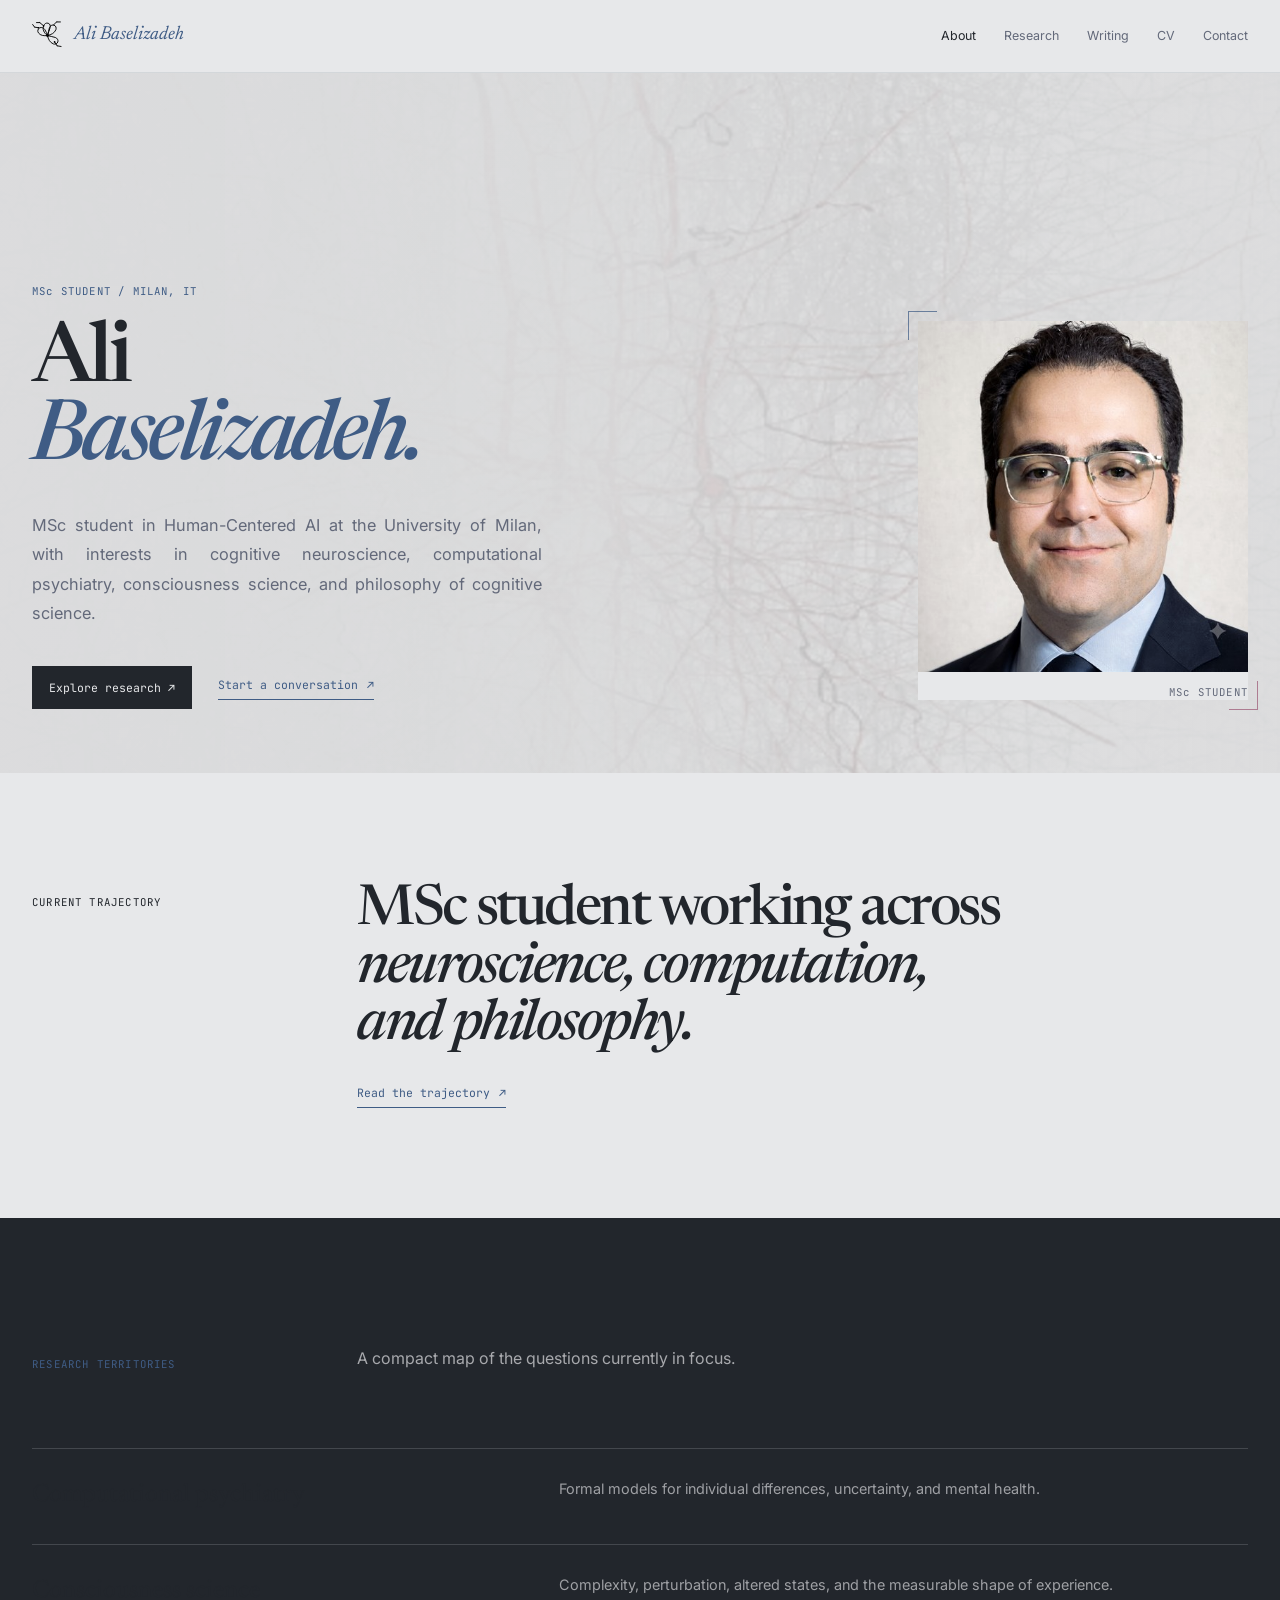
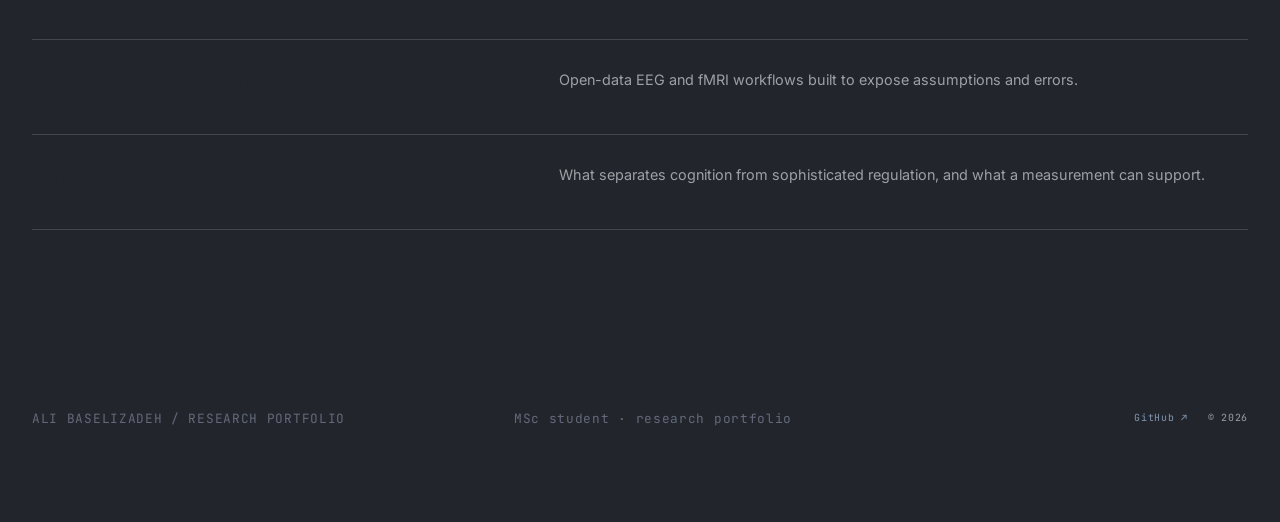
<file: index.html>
<!doctype html><html lang="en"><head><meta charset="utf-8"><meta name="viewport" content="width=device-width,initial-scale=1"><title>Ali Baselizadeh — MSc Student and Researcher</title><meta name="description" content="Ali Baselizadeh — MSc student in Human-Centered AI working across neuroscience, computation, and philosophy."><link rel="preconnect" href="https://fonts.googleapis.com"><link href="https://fonts.googleapis.com/css2?family=Newsreader:opsz,wght@6..72,400;6..72,500&family=Inter:wght@400;500;600&family=JetBrains+Mono:wght@400;500&display=swap" rel="stylesheet"><link rel="stylesheet" href="style.css"><link rel="stylesheet" href="manus-mirror.css"></head><body class="theme-blue"><div class="site-shell"><header class="site-header"><div class="nav-frame"><a class="brand-lockup" href="index.html"><img src="media/neuron-mark.svg" alt=""><span class="brand-name">Ali Baselizadeh</span></a><nav class="site-nav"><a class="active" href="about.html">About</a><a href="research.html">Research</a><a href="writing.html">Writing</a><a href="cv.html">CV</a><a href="contact.html">Contact</a></nav></div></header><main class="home-page"><section class="hero-section"><div class="hero-canvas"></div><div class="section-frame hero-frame"><div class="hero-copy"><p class="kicker">MSc STUDENT / MILAN, IT</p><h1>Ali<br><em>Baselizadeh.</em></h1><p class="hero-lede">MSc student in Human-Centered AI at the University of Milan, with interests in cognitive neuroscience, computational psychiatry, consciousness science, and philosophy of cognitive science.</p><div class="hero-actions"><a href="research.html" class="button-ink">Explore research ↗</a><a href="contact.html" class="text-link">Start a conversation <span>↗</span></a></div></div><div class="portrait-module fracture-corner"><img src="media/portrait.jpg" alt="Ali Baselizadeh"><div class="portrait-meta"><span>MSc STUDENT</span></div></div></div></section><section class="home-intro section-frame"><div class="intro-grid"><p class="eyebrow-copy">CURRENT TRAJECTORY</p><div><h2>MSc student working across <em>neuroscience, computation, and philosophy.</em></h2><a href="about.html" class="text-link inline-link">Read the trajectory <span>↗</span></a></div></div></section><section class="area-section"><div class="section-frame"><div class="areas-heading"><p class="eyebrow-copy">RESEARCH TERRITORIES</p><p>A compact map of the questions currently in focus.</p></div><div class="areas-list"><article class="area-row"><h3>Computational psychiatry</h3><p>Formal models for individual differences, uncertainty, and mental health.</p></article><article class="area-row"><h3>Consciousness science</h3><p>Complexity, perturbation, altered states, and the measurable shape of experience.</p></article><article class="area-row"><h3>Reproducible neuroimaging</h3><p>Open-data EEG and fMRI workflows built to expose assumptions and errors.</p></article><article class="area-row"><h3>Philosophy of cognitive science</h3><p>What separates cognition from sophisticated regulation, and what a measurement can support.</p></article></div></div></section></main><footer class="site-footer"><div class="section-frame footer-frame"><p>ALI BASELIZADEH / RESEARCH PORTFOLIO</p><p>MSc student · research portfolio</p><a href="https://github.com/AliBaselizadeh" target="_blank" rel="noopener">GitHub ↗</a><span>© <span id="year"></span></span></div></footer></div><script>document.getElementById('year').textContent=new Date().getFullYear()</script></body></html>
</file>
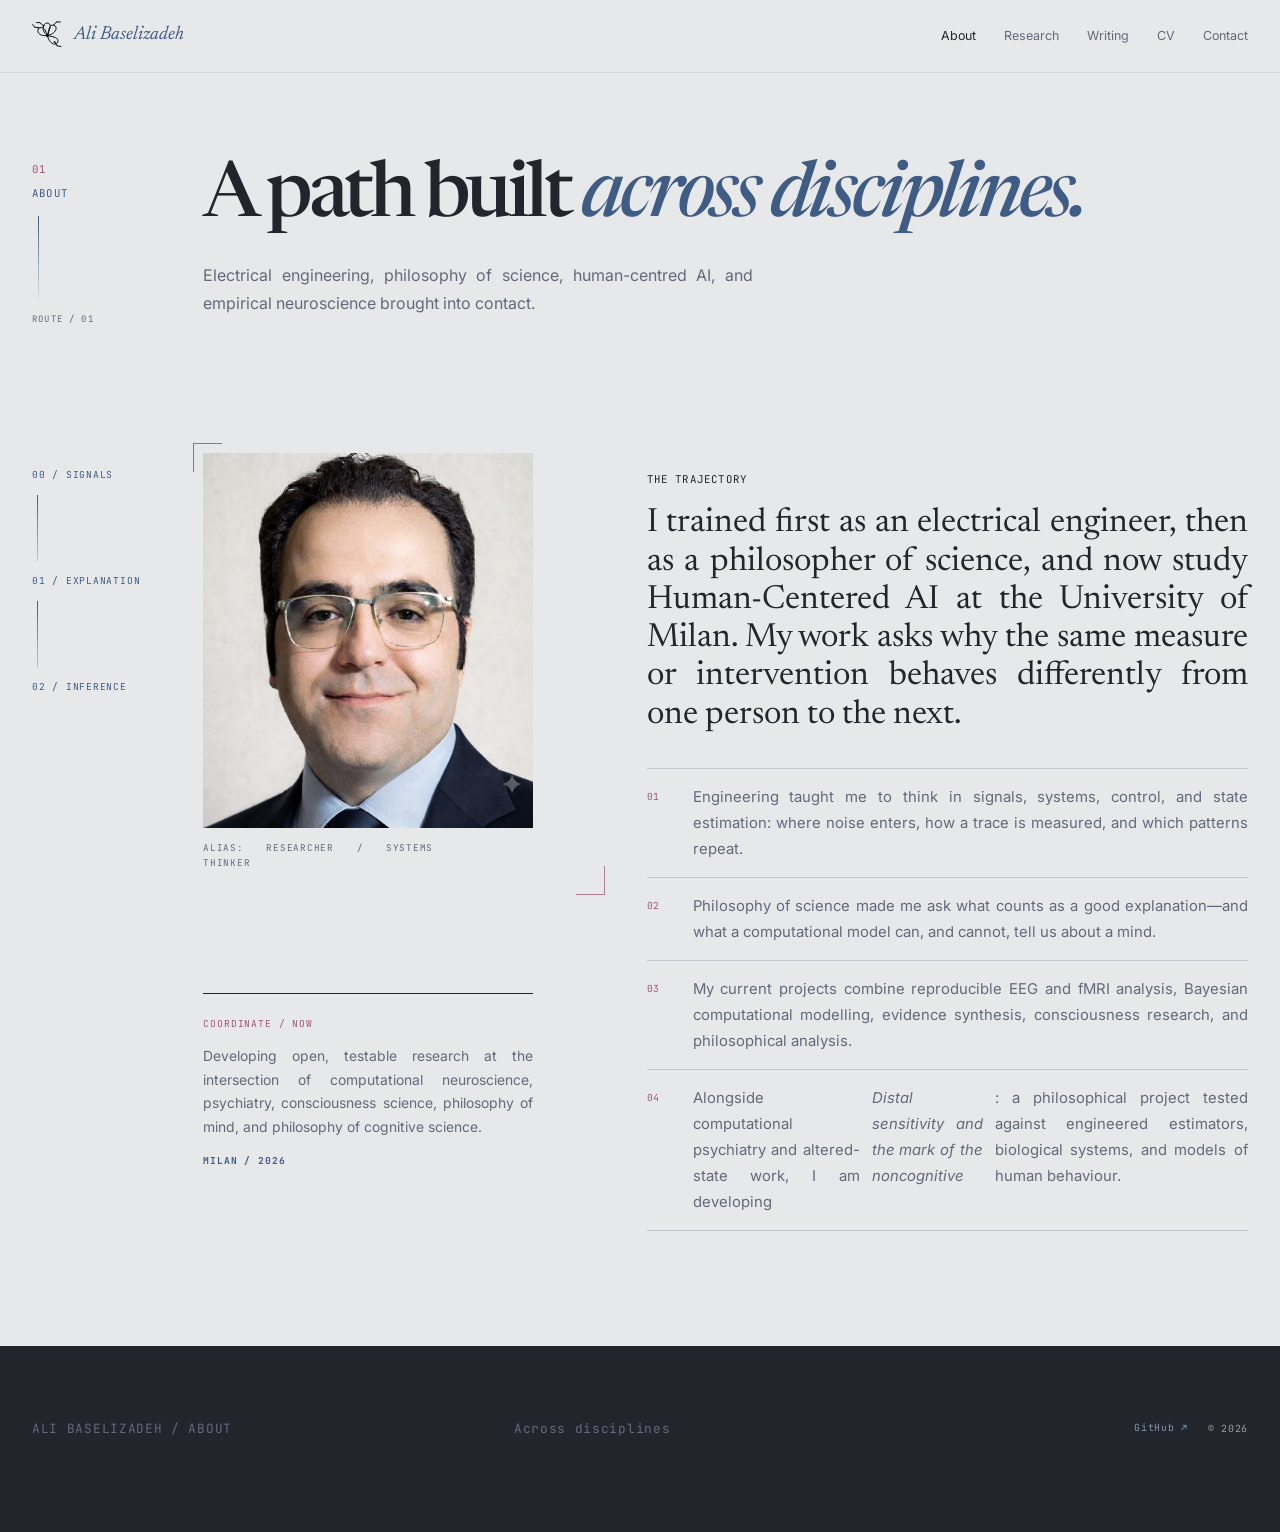
<file: about.html>
<!doctype html><html lang="en"><head><meta charset="utf-8"><meta name="viewport" content="width=device-width,initial-scale=1"><title>About — Ali Baselizadeh</title><link rel="preconnect" href="https://fonts.googleapis.com"><link href="https://fonts.googleapis.com/css2?family=Newsreader:opsz,wght@6..72,400;6..72,500&family=Inter:wght@400;500;600&family=JetBrains+Mono:wght@400;500&display=swap" rel="stylesheet"><link rel="stylesheet" href="style.css"><link rel="stylesheet" href="manus-mirror.css"></head><body class="theme-blue"><div class="site-shell"><header class="site-header"><div class="nav-frame"><a class="brand-lockup" href="index.html"><img src="media/neuron-mark.svg" alt=""><span class="brand-name">Ali Baselizadeh</span></a><nav class="site-nav"><a class="active" href="about.html">About</a><a href="research.html">Research</a><a href="writing.html">Writing</a><a href="cv.html">CV</a><a href="contact.html">Contact</a></nav></div></header><main class="subpage"><div class="section-frame page-header"><div class="page-header-meta"><span>01</span><span>ABOUT</span><i class="route-stem"></i><small>ROUTE / 01</small></div><div><h1>A path built <em>across disciplines.</em></h1><p>Electrical engineering, philosophy of science, human-centred AI, and empirical neuroscience brought into contact.</p></div></div><section class="section-frame bio-section"><aside class="bio-route"><span>00 / SIGNALS</span><i></i><span>01 / EXPLANATION</span><i></i><span>02 / INFERENCE</span></aside><div class="bio-portrait fracture-corner"><img src="media/portrait.jpg" alt="Ali Baselizadeh"><p>ALIAS: RESEARCHER / SYSTEMS THINKER</p></div><div class="bio-copy"><p class="eyebrow-copy">THE TRAJECTORY</p><p class="bio-lead">I trained first as an electrical engineer, then as a philosopher of science, and now study Human-Centered AI at the University of Milan. My work asks why the same measure or intervention behaves differently from one person to the next.</p><div class="bio-paragraphs"><p><span>01</span>Engineering taught me to think in signals, systems, control, and state estimation: where noise enters, how a trace is measured, and which patterns repeat.</p><p><span>02</span>Philosophy of science made me ask what counts as a good explanation—and what a computational model can, and cannot, tell us about a mind.</p><p><span>03</span>My current projects combine reproducible EEG and fMRI analysis, Bayesian computational modelling, evidence synthesis, consciousness research, and philosophical analysis.</p><p><span>04</span>Alongside computational psychiatry and altered-state work, I am developing <em>Distal sensitivity and the mark of the noncognitive</em>: a philosophical project tested against engineered estimators, biological systems, and models of human behaviour.</p></div></div><aside class="bio-note"><span>COORDINATE / NOW</span><p>Developing open, testable research at the intersection of computational neuroscience, psychiatry, consciousness science, philosophy of mind, and philosophy of cognitive science.</p><strong>MILAN / 2026</strong></aside></section></main><footer class="site-footer"><div class="section-frame footer-frame"><p>ALI BASELIZADEH / ABOUT</p><p>Across disciplines</p><a href="https://github.com/AliBaselizadeh" target="_blank" rel="noopener">GitHub ↗</a><span>© <span id="year"></span></span></div></footer></div><script>document.getElementById('year').textContent=new Date().getFullYear()</script></body></html>
</file>
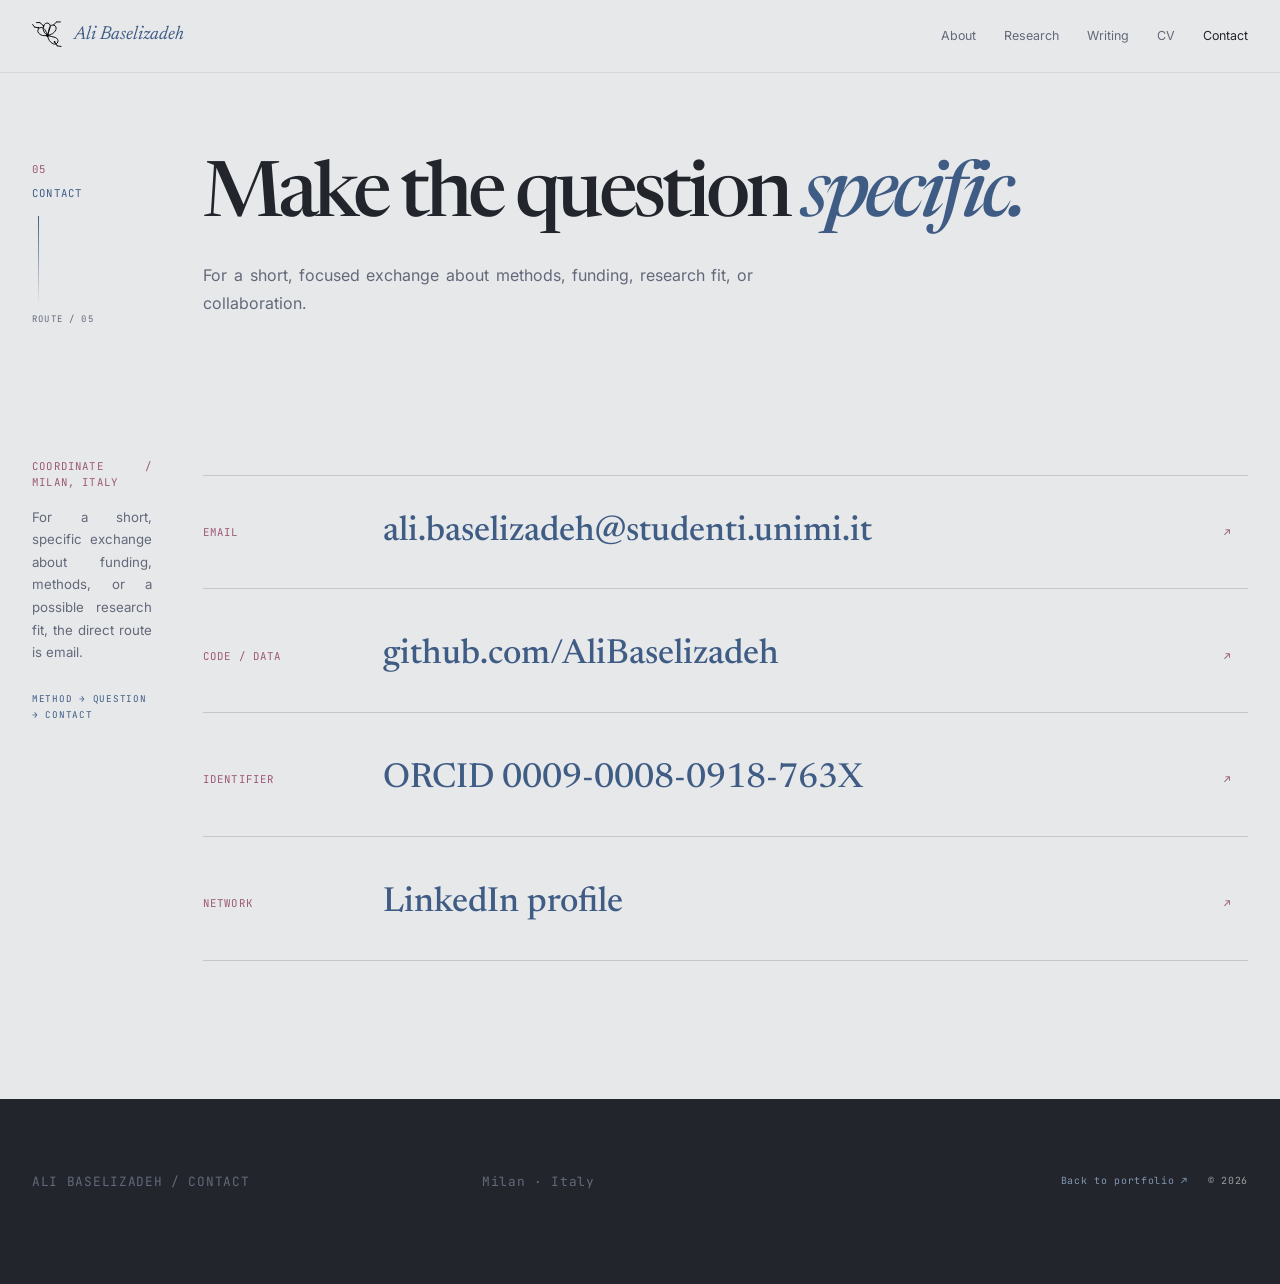
<file: contact.html>
<!doctype html><html lang="en"><head><meta charset="utf-8"><meta name="viewport" content="width=device-width,initial-scale=1"><title>Contact — Ali Baselizadeh</title><link rel="preconnect" href="https://fonts.googleapis.com"><link href="https://fonts.googleapis.com/css2?family=Newsreader:opsz,wght@6..72,400;6..72,500&family=Inter:wght@400;500;600&family=JetBrains+Mono:wght@400;500&display=swap" rel="stylesheet"><link rel="stylesheet" href="style.css"><link rel="stylesheet" href="manus-mirror.css"></head><body class="theme-blue"><div class="site-shell"><header class="site-header"><div class="nav-frame"><a class="brand-lockup" href="index.html"><img src="media/neuron-mark.svg" alt=""><span class="brand-name">Ali Baselizadeh</span></a><nav class="site-nav"><a href="about.html">About</a><a href="research.html">Research</a><a href="writing.html">Writing</a><a href="cv.html">CV</a><a class="active" href="contact.html">Contact</a></nav></div></header><main class="subpage"><div class="section-frame page-header"><div class="page-header-meta"><span>05</span><span>CONTACT</span><i class="route-stem"></i><small>ROUTE / 05</small></div><div><h1>Make the question <em>specific.</em></h1><p>For a short, focused exchange about methods, funding, research fit, or collaboration.</p></div></div><section class="section-frame contact-section"><aside class="contact-route"><p class="contact-location">COORDINATE / MILAN, ITALY</p><p>For a short, specific exchange about funding, methods, or a possible research fit, the direct route is email.</p><span>METHOD → QUESTION → CONTACT</span></aside><div class="contact-list"><a href="mailto:ali.baselizadeh@studenti.unimi.it"><span>EMAIL</span><strong>ali.baselizadeh@studenti.unimi.it</strong><span>↗</span></a><a href="https://github.com/AliBaselizadeh" target="_blank" rel="noopener"><span>CODE / DATA</span><strong>github.com/AliBaselizadeh</strong><span>↗</span></a><a href="https://orcid.org/0009-0008-0918-763X" target="_blank" rel="noopener"><span>IDENTIFIER</span><strong>ORCID 0009-0008-0918-763X</strong><span>↗</span></a><a href="https://www.linkedin.com/in/ali-baselizadeh/" target="_blank" rel="noopener"><span>NETWORK</span><strong>LinkedIn profile</strong><span>↗</span></a></div></section></main><footer class="site-footer"><div class="section-frame footer-frame"><p>ALI BASELIZADEH / CONTACT</p><p>Milan · Italy</p><a href="index.html">Back to portfolio ↗</a><span>© <span id="year"></span></span></div></footer></div><script>document.getElementById('year').textContent=new Date().getFullYear()</script></body></html>
</file>
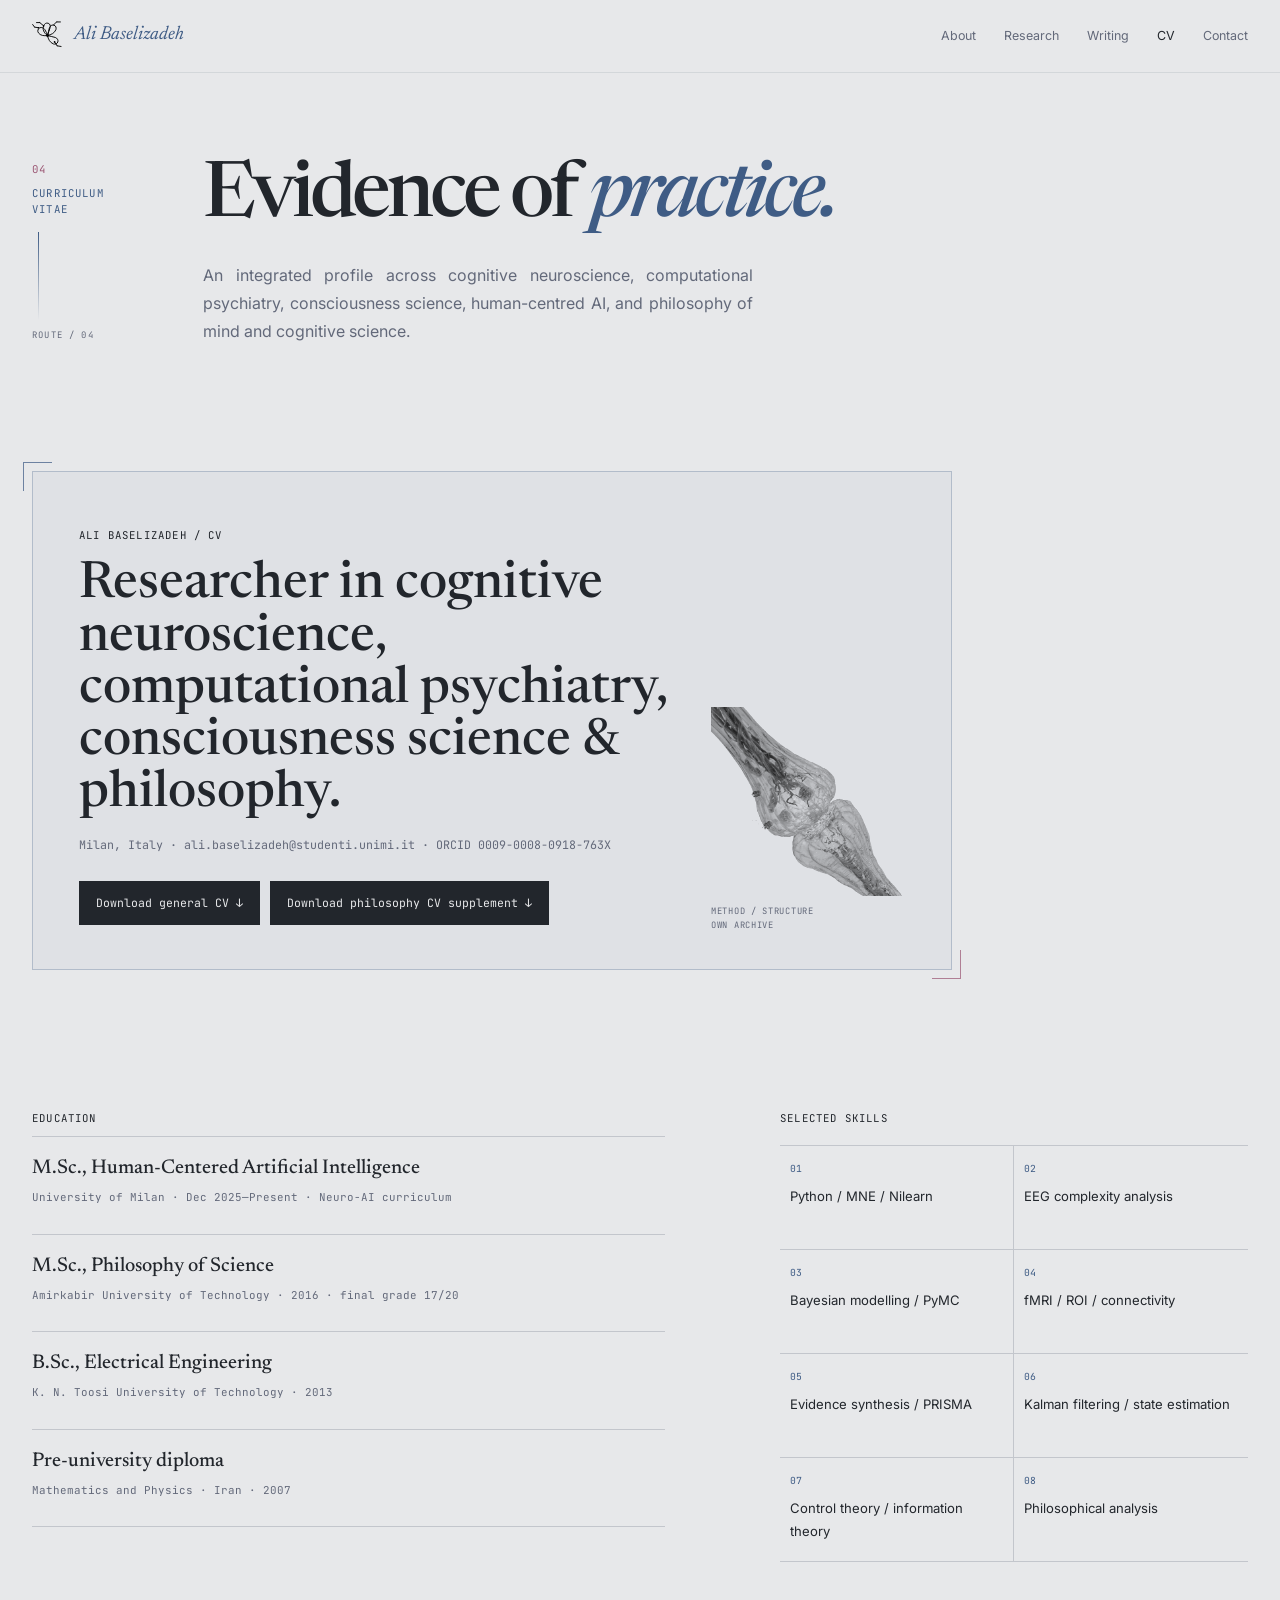
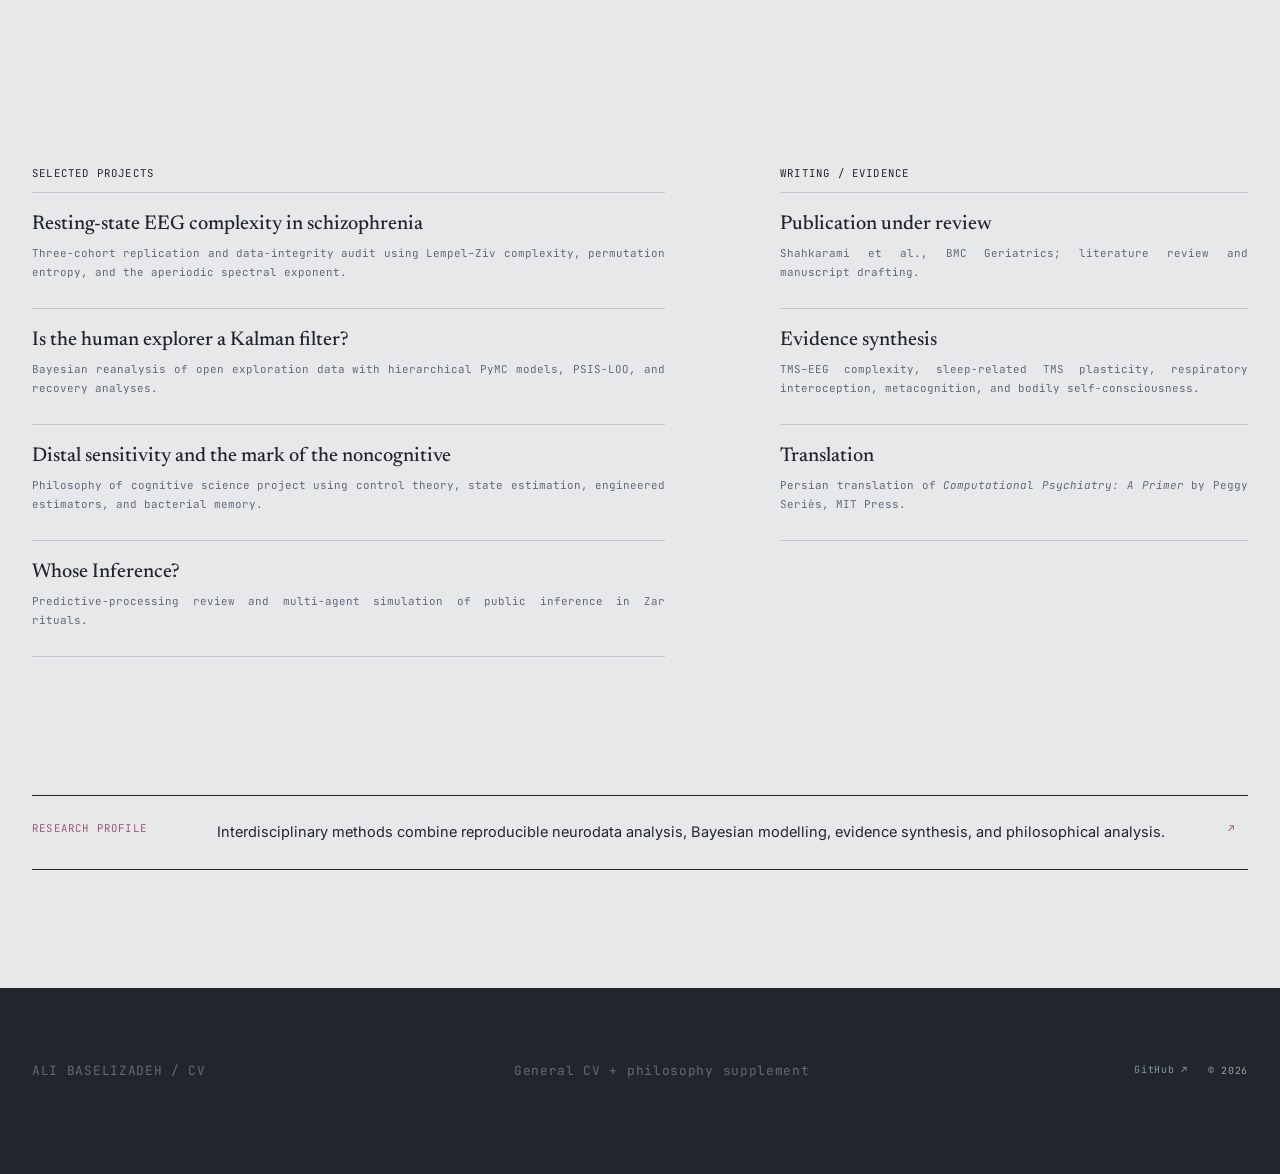
<file: cv.html>
<!doctype html><html lang="en"><head><meta charset="utf-8"><meta name="viewport" content="width=device-width,initial-scale=1"><title>CV — Ali Baselizadeh</title><link rel="preconnect" href="https://fonts.googleapis.com"><link href="https://fonts.googleapis.com/css2?family=Newsreader:opsz,wght@6..72,400;6..72,500&family=Inter:wght@400;500;600&family=JetBrains+Mono:wght@400;500&display=swap" rel="stylesheet"><link rel="stylesheet" href="style.css"><link rel="stylesheet" href="manus-mirror.css"></head><body class="theme-blue"><div class="site-shell"><header class="site-header"><div class="nav-frame"><a class="brand-lockup" href="index.html"><img src="media/neuron-mark.svg" alt=""><span class="brand-name">Ali Baselizadeh</span></a><nav class="site-nav"><a href="about.html">About</a><a href="research.html">Research</a><a href="writing.html">Writing</a><a class="active" href="cv.html">CV</a><a href="contact.html">Contact</a></nav></div></header><main class="subpage"><div class="section-frame page-header"><div class="page-header-meta"><span>04</span><span>CURRICULUM<br>VITAE</span><i class="route-stem"></i><small>ROUTE / 04</small></div><div><h1>Evidence of <em>practice.</em></h1><p>An integrated profile across cognitive neuroscience, computational psychiatry, consciousness science, human-centred AI, and philosophy of mind and cognitive science.</p></div></div><section class="section-frame cv-section"><div class="cv-identity fracture-corner"><p class="eyebrow-copy">ALI BASELIZADEH / CV</p><h2>Researcher in cognitive neuroscience, computational psychiatry, consciousness science &amp; philosophy.</h2><p>Milan, Italy · ali.baselizadeh@studenti.unimi.it · ORCID 0009-0008-0918-763X</p><div class="cv-downloads"><a href="cv.pdf" class="button-ink">Download general CV ↓</a><a href="cv-philosophy.pdf" class="button-ink">Download philosophy CV supplement ↓</a></div><figure class="cv-signal-study"><img src="media/cellular-color.jpg" alt="Cellular structure from Ali Baselizadeh’s archive"><figcaption>METHOD / STRUCTURE<br>OWN ARCHIVE</figcaption></figure></div><div class="cv-columns"><section><p class="eyebrow-copy">EDUCATION</p><div class="cv-line"><h3>M.Sc., Human-Centered Artificial Intelligence</h3><p>University of Milan · Dec 2025—Present · Neuro-AI curriculum</p></div><div class="cv-line"><h3>M.Sc., Philosophy of Science</h3><p>Amirkabir University of Technology · 2016 · final grade 17/20</p></div><div class="cv-line"><h3>B.Sc., Electrical Engineering</h3><p>K. N. Toosi University of Technology · 2013</p></div><div class="cv-line"><h3>Pre-university diploma</h3><p>Mathematics and Physics · Iran · 2007</p></div></section><section><p class="eyebrow-copy">SELECTED SKILLS</p><div class="skill-grid"><span><small>01</small>Python / MNE / Nilearn</span><span><small>02</small>EEG complexity analysis</span><span><small>03</small>Bayesian modelling / PyMC</span><span><small>04</small>fMRI / ROI / connectivity</span><span><small>05</small>Evidence synthesis / PRISMA</span><span><small>06</small>Kalman filtering / state estimation</span><span><small>07</small>Control theory / information theory</span><span><small>08</small>Philosophical analysis</span></div></section></div><div class="cv-columns"><section><p class="eyebrow-copy">SELECTED PROJECTS</p><div class="cv-line"><h3>Resting-state EEG complexity in schizophrenia</h3><p>Three-cohort replication and data-integrity audit using Lempel–Ziv complexity, permutation entropy, and the aperiodic spectral exponent.</p></div><div class="cv-line"><h3>Is the human explorer a Kalman filter?</h3><p>Bayesian reanalysis of open exploration data with hierarchical PyMC models, PSIS-LOO, and recovery analyses.</p></div><div class="cv-line"><h3>Distal sensitivity and the mark of the noncognitive</h3><p>Philosophy of cognitive science project using control theory, state estimation, engineered estimators, and bacterial memory.</p></div><div class="cv-line"><h3>Whose Inference?</h3><p>Predictive-processing review and multi-agent simulation of public inference in Zar rituals.</p></div></section><section><p class="eyebrow-copy">WRITING / EVIDENCE</p><div class="cv-line"><h3>Publication under review</h3><p>Shahkarami et al., BMC Geriatrics; literature review and manuscript drafting.</p></div><div class="cv-line"><h3>Evidence synthesis</h3><p>TMS–EEG complexity, sleep-related TMS plasticity, respiratory interoception, metacognition, and bodily self-consciousness.</p></div><div class="cv-line"><h3>Translation</h3><p>Persian translation of <em>Computational Psychiatry: A Primer</em> by Peggy Seriès, MIT Press.</p></div></section></div><div class="publication-strip"><span>RESEARCH PROFILE</span><p>Interdisciplinary methods combine reproducible neurodata analysis, Bayesian modelling, evidence synthesis, and philosophical analysis.</p><span>↗</span></div></section></main><footer class="site-footer"><div class="section-frame footer-frame"><p>ALI BASELIZADEH / CV</p><p>General CV + philosophy supplement</p><a href="https://github.com/AliBaselizadeh" target="_blank" rel="noopener">GitHub ↗</a><span>© <span id="year"></span></span></div></footer></div><script>document.getElementById('year').textContent=new Date().getFullYear()</script></body></html>
</file>
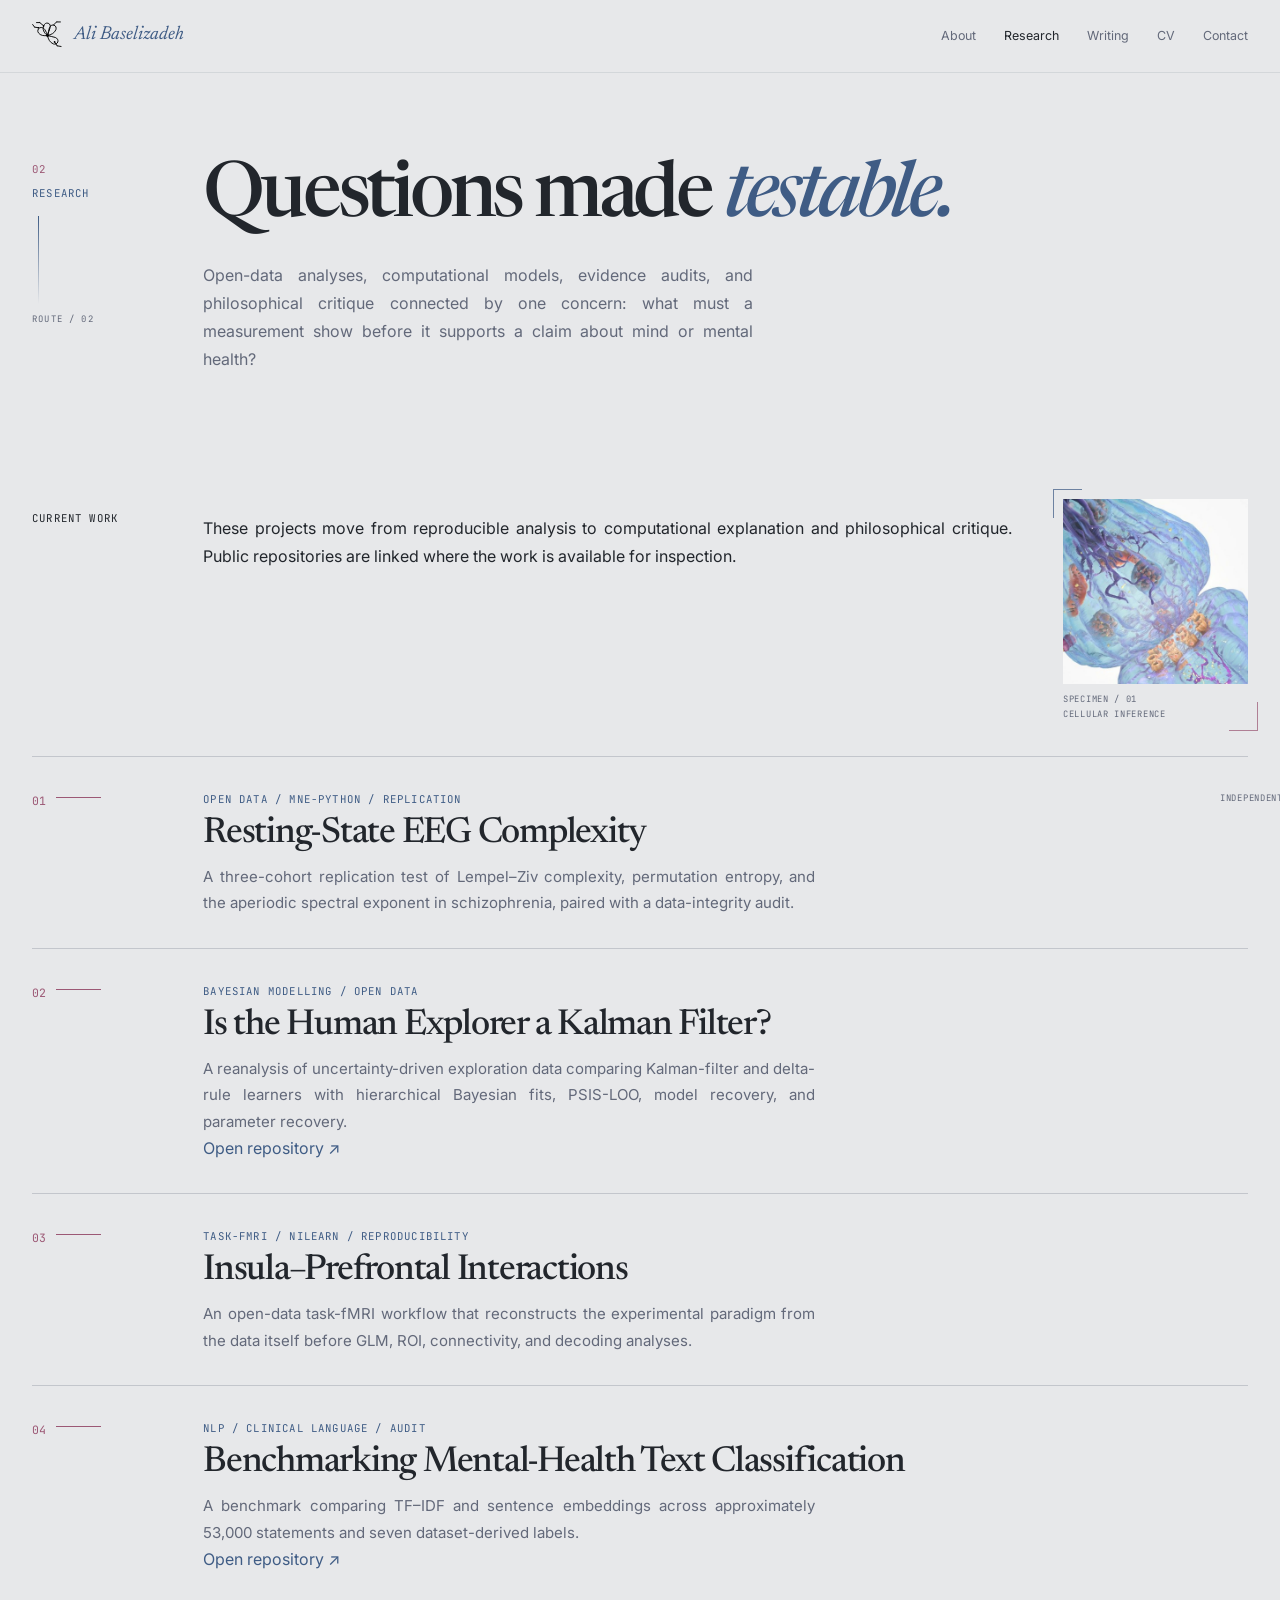
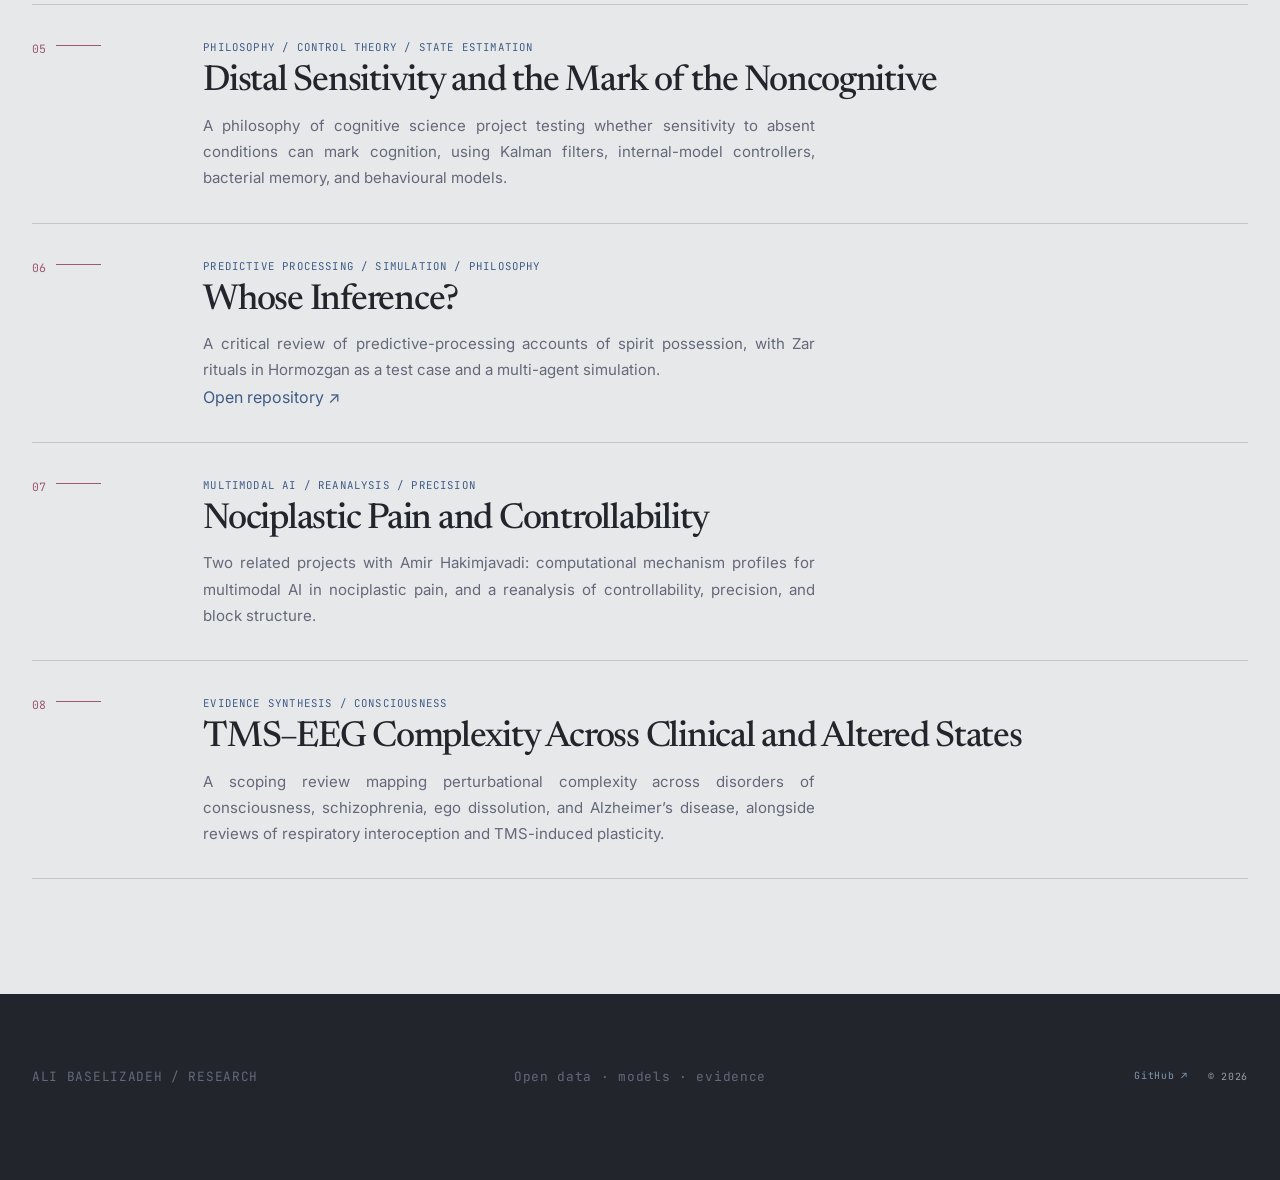
<file: research.html>
<!doctype html><html lang="en"><head><meta charset="utf-8"><meta name="viewport" content="width=device-width,initial-scale=1"><title>Research — Ali Baselizadeh</title><link rel="preconnect" href="https://fonts.googleapis.com"><link href="https://fonts.googleapis.com/css2?family=Newsreader:opsz,wght@6..72,400;6..72,500&family=Inter:wght@400;500;600&family=JetBrains+Mono:wght@400;500&display=swap" rel="stylesheet"><link rel="stylesheet" href="style.css"><link rel="stylesheet" href="manus-mirror.css"></head><body class="theme-blue"><div class="site-shell"><header class="site-header"><div class="nav-frame"><a class="brand-lockup" href="index.html"><img src="media/neuron-mark.svg" alt=""><span class="brand-name">Ali Baselizadeh</span></a><nav class="site-nav"><a href="about.html">About</a><a class="active" href="research.html">Research</a><a href="writing.html">Writing</a><a href="cv.html">CV</a><a href="contact.html">Contact</a></nav></div></header><main class="subpage"><div class="section-frame page-header"><div class="page-header-meta"><span>02</span><span>RESEARCH</span><i class="route-stem"></i><small>ROUTE / 02</small></div><div><h1>Questions made <em>testable.</em></h1><p>Open-data analyses, computational models, evidence audits, and philosophical critique connected by one concern: what must a measurement show before it supports a claim about mind or mental health?</p></div></div><section class="section-frame projects-section"><div class="project-intro"><p class="eyebrow-copy">CURRENT WORK</p><p>These projects move from reproducible analysis to computational explanation and philosophical critique. Public repositories are linked where the work is available for inspection.</p><figure class="research-specimen fracture-corner"><img src="media/cellular-inference-landscape.jpg" alt="Cellular wireframe illustration"><figcaption>SPECIMEN / 01<br>CELLULAR INFERENCE</figcaption></figure></div><div class="project-stack"><article class="project-card"><div class="project-index">01 <i></i></div><div><p class="project-tag">OPEN DATA / MNE-PYTHON / REPLICATION</p><h2>Resting-State EEG Complexity</h2><p>A three-cohort replication test of Lempel–Ziv complexity, permutation entropy, and the aperiodic spectral exponent in schizophrenia, paired with a data-integrity audit.</p></div><span class="project-status">INDEPENDENT</span></article><article class="project-card"><div class="project-index">02 <i></i></div><div><p class="project-tag">BAYESIAN MODELLING / OPEN DATA</p><h2>Is the Human Explorer a Kalman Filter?</h2><p>A reanalysis of uncertainty-driven exploration data comparing Kalman-filter and delta-rule learners with hierarchical Bayesian fits, PSIS-LOO, model recovery, and parameter recovery.</p><a class="project-arrow" href="https://github.com/AliBaselizadeh/kalman-exploration" target="_blank" rel="noopener">Open repository ↗</a></div></article><article class="project-card"><div class="project-index">03 <i></i></div><div><p class="project-tag">TASK-FMRI / NILEARN / REPRODUCIBILITY</p><h2>Insula–Prefrontal Interactions</h2><p>An open-data task-fMRI workflow that reconstructs the experimental paradigm from the data itself before GLM, ROI, connectivity, and decoding analyses.</p></div></article><article class="project-card"><div class="project-index">04 <i></i></div><div><p class="project-tag">NLP / CLINICAL LANGUAGE / AUDIT</p><h2>Benchmarking Mental-Health Text Classification</h2><p>A benchmark comparing TF–IDF and sentence embeddings across approximately 53,000 statements and seven dataset-derived labels.</p><a class="project-arrow" href="https://github.com/AliBaselizadeh/clinical-language-pilot" target="_blank" rel="noopener">Open repository ↗</a></div></article><article class="project-card"><div class="project-index">05 <i></i></div><div><p class="project-tag">PHILOSOPHY / CONTROL THEORY / STATE ESTIMATION</p><h2>Distal Sensitivity and the Mark of the Noncognitive</h2><p>A philosophy of cognitive science project testing whether sensitivity to absent conditions can mark cognition, using Kalman filters, internal-model controllers, bacterial memory, and behavioural models.</p></div></article><article class="project-card"><div class="project-index">06 <i></i></div><div><p class="project-tag">PREDICTIVE PROCESSING / SIMULATION / PHILOSOPHY</p><h2>Whose Inference?</h2><p>A critical review of predictive-processing accounts of spirit possession, with Zar rituals in Hormozgan as a test case and a multi-agent simulation.</p><a class="project-arrow" href="https://github.com/AliBaselizadeh/zar-ritual-inference" target="_blank" rel="noopener">Open repository ↗</a></div></article><article class="project-card"><div class="project-index">07 <i></i></div><div><p class="project-tag">MULTIMODAL AI / REANALYSIS / PRECISION</p><h2>Nociplastic Pain and Controllability</h2><p>Two related projects with Amir Hakimjavadi: computational mechanism profiles for multimodal AI in nociplastic pain, and a reanalysis of controllability, precision, and block structure.</p></div></article><article class="project-card"><div class="project-index">08 <i></i></div><div><p class="project-tag">EVIDENCE SYNTHESIS / CONSCIOUSNESS</p><h2>TMS–EEG Complexity Across Clinical and Altered States</h2><p>A scoping review mapping perturbational complexity across disorders of consciousness, schizophrenia, ego dissolution, and Alzheimer’s disease, alongside reviews of respiratory interoception and TMS-induced plasticity.</p></div></article></div></section></main><footer class="site-footer"><div class="section-frame footer-frame"><p>ALI BASELIZADEH / RESEARCH</p><p>Open data · models · evidence</p><a href="https://github.com/AliBaselizadeh" target="_blank" rel="noopener">GitHub ↗</a><span>© <span id="year"></span></span></div></footer></div><script>document.getElementById('year').textContent=new Date().getFullYear()</script></body></html>
</file>
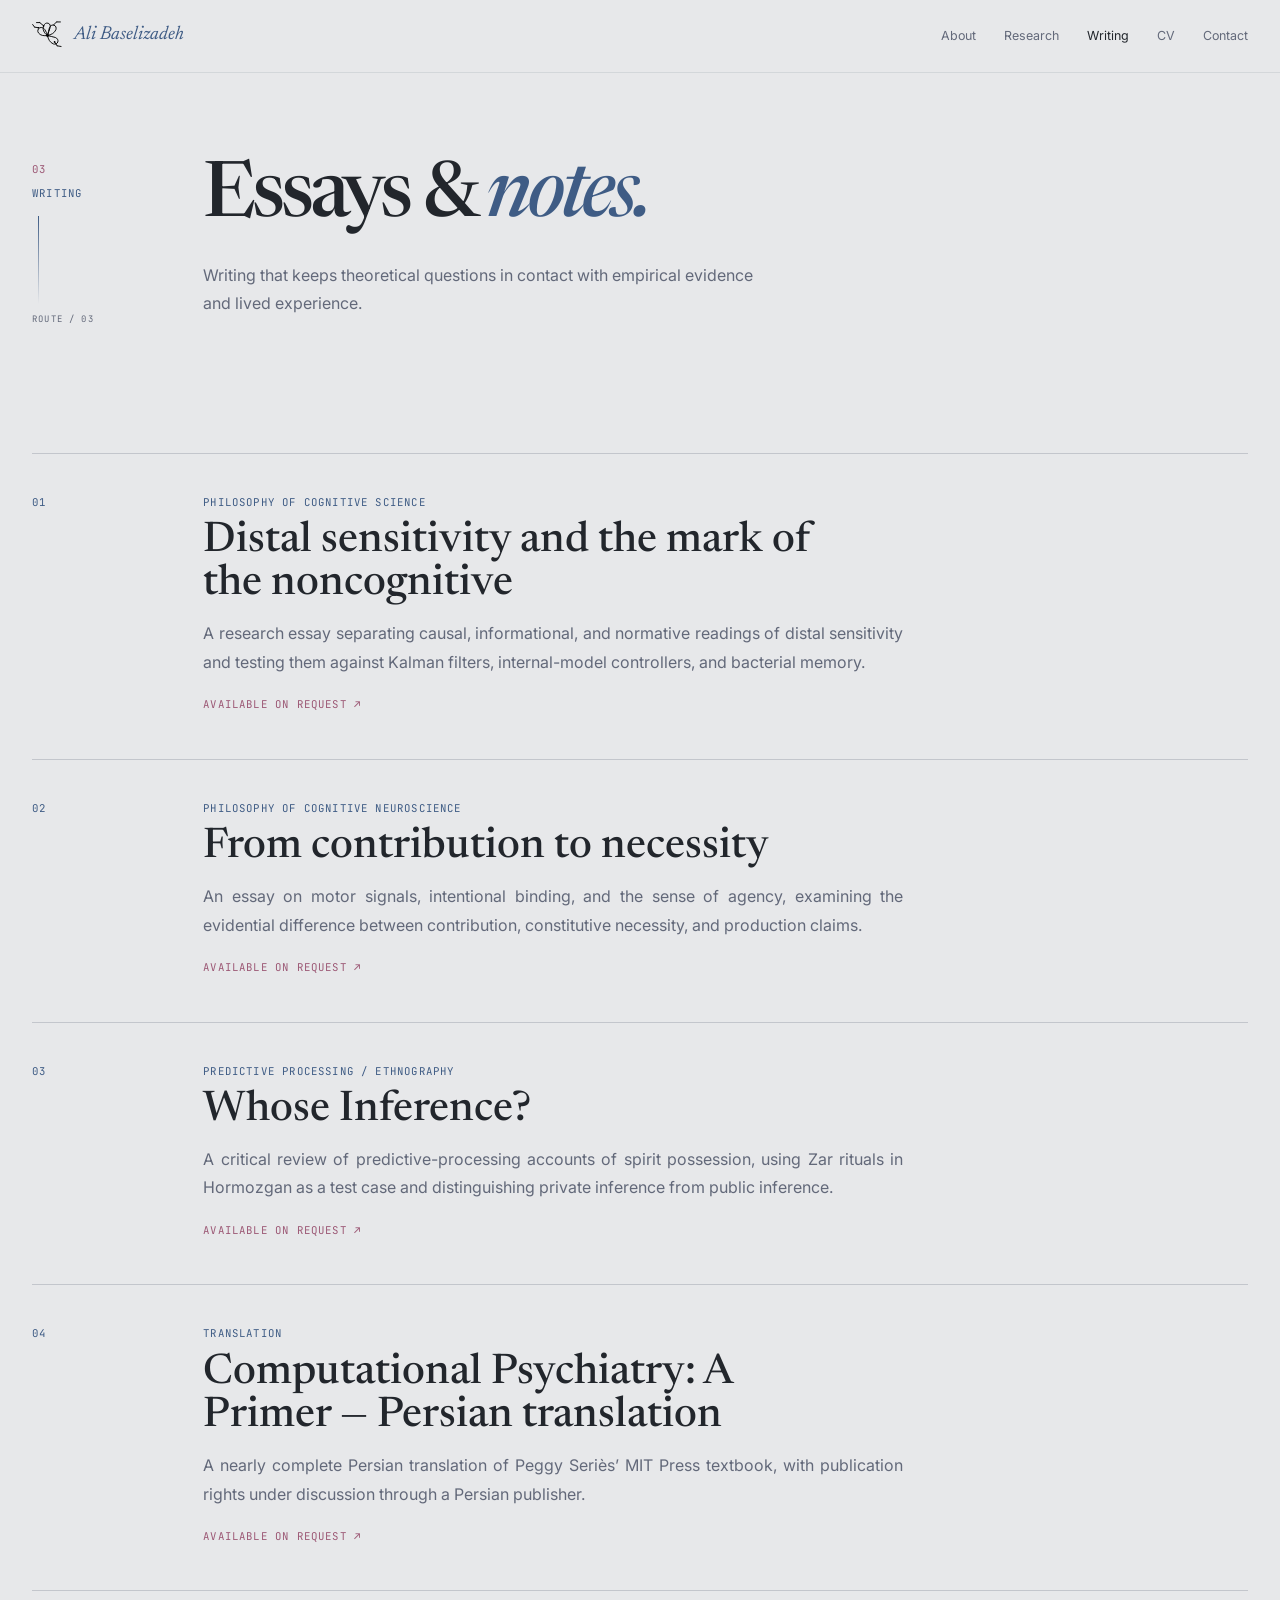
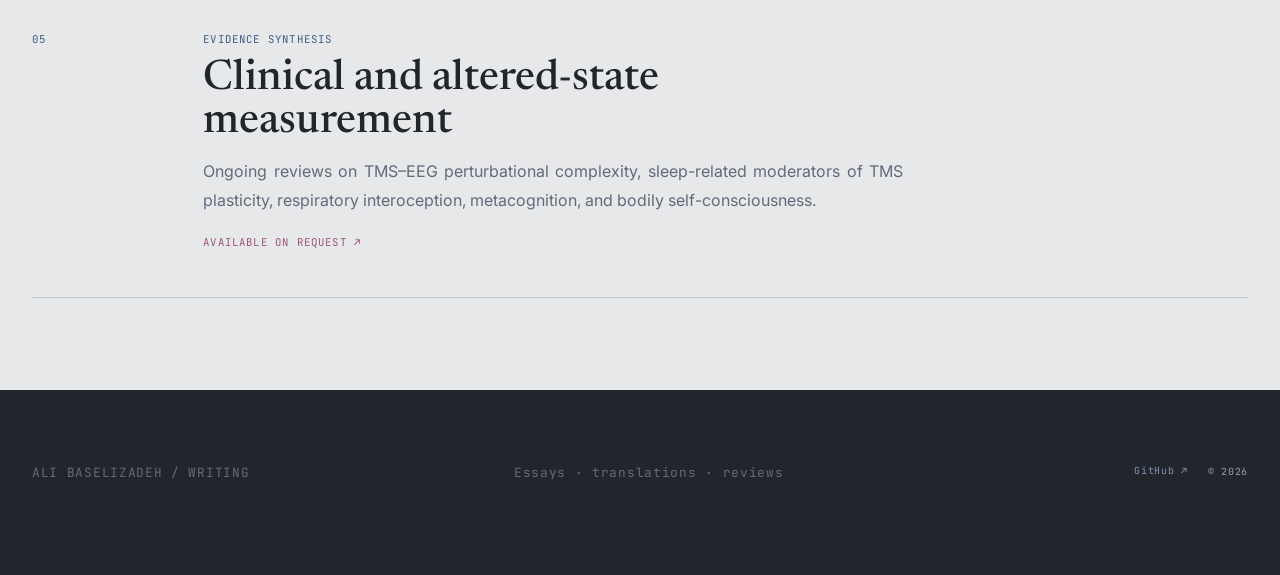
<file: writing.html>
<!doctype html><html lang="en"><head><meta charset="utf-8"><meta name="viewport" content="width=device-width,initial-scale=1"><title>Writing — Ali Baselizadeh</title><link rel="preconnect" href="https://fonts.googleapis.com"><link href="https://fonts.googleapis.com/css2?family=Newsreader:opsz,wght@6..72,400;6..72,500&family=Inter:wght@400;500;600&family=JetBrains+Mono:wght@400;500&display=swap" rel="stylesheet"><link rel="stylesheet" href="style.css"><link rel="stylesheet" href="manus-mirror.css"></head><body class="theme-blue"><div class="site-shell"><header class="site-header"><div class="nav-frame"><a class="brand-lockup" href="index.html"><img src="media/neuron-mark.svg" alt=""><span class="brand-name">Ali Baselizadeh</span></a><nav class="site-nav"><a href="about.html">About</a><a href="research.html">Research</a><a class="active" href="writing.html">Writing</a><a href="cv.html">CV</a><a href="contact.html">Contact</a></nav></div></header><main class="subpage"><div class="section-frame page-header"><div class="page-header-meta"><span>03</span><span>WRITING</span><i class="route-stem"></i><small>ROUTE / 03</small></div><div><h1>Essays &amp; <em>notes.</em></h1><p>Writing that keeps theoretical questions in contact with empirical evidence and lived experience.</p></div></div><section class="section-frame writing-section"><div class="entry-list"><article class="essay-entry"><div class="entry-code">01</div><div><p class="project-tag">PHILOSOPHY OF COGNITIVE SCIENCE</p><h2>Distal sensitivity and the mark of the noncognitive</h2><p>A research essay separating causal, informational, and normative readings of distal sensitivity and testing them against Kalman filters, internal-model controllers, and bacterial memory.</p><span class="read-note">AVAILABLE ON REQUEST ↗</span></div></article><article class="essay-entry"><div class="entry-code">02</div><div><p class="project-tag">PHILOSOPHY OF COGNITIVE NEUROSCIENCE</p><h2>From contribution to necessity</h2><p>An essay on motor signals, intentional binding, and the sense of agency, examining the evidential difference between contribution, constitutive necessity, and production claims.</p><span class="read-note">AVAILABLE ON REQUEST ↗</span></div></article><article class="essay-entry"><div class="entry-code">03</div><div><p class="project-tag">PREDICTIVE PROCESSING / ETHNOGRAPHY</p><h2>Whose Inference?</h2><p>A critical review of predictive-processing accounts of spirit possession, using Zar rituals in Hormozgan as a test case and distinguishing private inference from public inference.</p><span class="read-note">AVAILABLE ON REQUEST ↗</span></div></article><article class="essay-entry"><div class="entry-code">04</div><div><p class="project-tag">TRANSLATION</p><h2>Computational Psychiatry: A Primer — Persian translation</h2><p>A nearly complete Persian translation of Peggy Seriès’ MIT Press textbook, with publication rights under discussion through a Persian publisher.</p><span class="read-note">AVAILABLE ON REQUEST ↗</span></div></article><article class="essay-entry"><div class="entry-code">05</div><div><p class="project-tag">EVIDENCE SYNTHESIS</p><h2>Clinical and altered-state measurement</h2><p>Ongoing reviews on TMS–EEG perturbational complexity, sleep-related moderators of TMS plasticity, respiratory interoception, metacognition, and bodily self-consciousness.</p><span class="read-note">AVAILABLE ON REQUEST ↗</span></div></article></div></section></main><footer class="site-footer"><div class="section-frame footer-frame"><p>ALI BASELIZADEH / WRITING</p><p>Essays · translations · reviews</p><a href="https://github.com/AliBaselizadeh" target="_blank" rel="noopener">GitHub ↗</a><span>© <span id="year"></span></span></div></footer></div><script>document.getElementById('year').textContent=new Date().getFullYear()</script></body></html>
</file>
<file: style.css>
/* =====================================================================
   SHARED STYLESHEET — used by every page (index.html, about.html, ...)
   Keep this file in the SAME FOLDER as the html pages.
   Change a color once here and it updates the whole site.
===================================================================== */
:root{
  --bg:#e7e8ea;        /* page background — cool light grey (default / theme-blue) */
  --panel:#dde0e3;     /* card / alt-section background, slightly darker grey */
  --ink:#22262c;       /* primary text */
  --slate:#63697a;     /* secondary / muted text */
  --mist:#c3c6cc;      /* borders, dividers */
  --blue:#3f5c85;      /* accent 1 */
  --rose:#9c5875;      /* accent 2 */
  --maxw:760px;
}

/* ---------- Page color themes ----------
   Each page carries one of these classes on <body>.
   Change values here to retune a theme across every page that uses it. */
body.theme-blue{
  --bg:#e7e8ea; --panel:#dde0e3; --ink:#22262c; --slate:#63697a; --mist:#c3c6cc;
  --blue:#3f5c85; --rose:#9c5875;
}
body.theme-brick{
  --bg:#f3ece1; --panel:#ece1d0; --ink:#3a241c; --slate:#8a6a58; --mist:#dcc9b0;
  --blue:#7a2e22; --rose:#a85338;
}
body.theme-green{
  --bg:#ffffff; --panel:#eaf1ec; --ink:#12261c; --slate:#4b6358; --mist:#cfe0d5;
  --blue:#1c5c3f; --rose:#2f7d54;
}
body[data-bg-image="index"] .bg-art{ background-image:url('bg-green.jpg'); }
body[data-bg-image="about"] .bg-art{ background-image:url('bg-brick.jpg'); }
body[data-bg-image="research"] .bg-art{ background-image:url('bg-research.jpg'); }
body[data-bg-image="writing"] .bg-art{ background-image:url('bg-brick.jpg'); }
body[data-bg-image="cv"] .bg-art{ background-image:url('bg-cv.jpg'); }
body[data-bg-image="contact"] .bg-art{ background-image:url('bg-green.jpg'); }

*{box-sizing:border-box;}
html{scroll-behavior:smooth;}
body{
  margin:0;
  background:var(--bg);
  color:var(--ink);
  font-family:'Inter',sans-serif;
  font-size:16px;
  line-height:1.7;
  -webkit-font-smoothing:antialiased;
}
h1,h2,h3{
  font-family:'Newsreader',serif;
  font-weight:500;
  color:var(--ink);
  margin:0;
}
a{color:var(--blue);text-decoration:none;border-bottom:1px solid transparent;transition:border-color .2s,color .2s;}
a:hover, a:focus-visible{border-bottom-color:var(--blue);}
::selection{background:var(--rose);color:#fff;}

/* Justified body text throughout the site */
p, li, .lede, .cv-item .d{
  text-align:justify;
  text-justify:inter-word;
  hyphens:auto;
  -webkit-hyphens:auto;
}
h1,h2,h3,.eyebrow,.nav-links a,.nav-mark,.hero-links a,.contact-list a,.skill-tag,.entry .meta{
  text-align:left; /* headings/labels/short lines stay left-aligned, never justified */
}

/* Optional background painting layer — the actual image URL is set per
   page via body[data-bg-image] above; this just handles position/fade. */
.bg-art{
  position:fixed;inset:0;z-index:-1;
  background-position:center;background-size:cover;background-repeat:no-repeat;
  opacity:.10;
  pointer-events:none;
}

.wrap{max-width:var(--maxw);margin:0 auto;padding:0 24px;}
.eyebrow{
  font-family:'JetBrains Mono',monospace;
  font-size:.72rem;
  letter-spacing:.14em;
  text-transform:uppercase;
  color:var(--rose);
}

/* ---------- Nav (identical block on every page) ---------- */
header.nav{
  position:sticky;top:0;z-index:20;
  background:rgba(231,232,234,.88);
  backdrop-filter:blur(8px);
  border-bottom:1px solid var(--mist);
}
.nav-inner{
  max-width:var(--maxw);margin:0 auto;padding:16px 24px;
  display:flex;align-items:center;justify-content:space-between;gap:12px;flex-wrap:wrap;
}
.nav-mark{font-family:'Newsreader',serif;font-style:italic;font-size:1.05rem;color:var(--ink);border-bottom:none;}
.nav-links{display:flex;gap:22px;flex-wrap:wrap;}
.nav-links a{font-size:.85rem;color:var(--slate);border-bottom:none;}
.nav-links a:hover{color:var(--ink);}
.nav-links a.active{color:var(--blue);}

/* ---------- Hero (index.html only) ---------- */
.hero{max-width:var(--maxw);margin:0 auto;padding:88px 24px 60px;}
.hero h1{font-size:clamp(2.4rem,6vw,3.8rem);line-height:1.15;max-width:12ch;}
.hero h1 em{font-style:italic;color:var(--rose);}
.hero p.role{margin-top:18px;color:var(--slate);font-size:1.02rem;max-width:46ch;}
.hero p.role .name{color:var(--ink);}
.hero-links{margin-top:36px;display:flex;gap:22px;flex-wrap:wrap;}
.hero-links a{font-family:'JetBrains Mono',monospace;font-size:.82rem;color:var(--blue);}

.wave{width:100%;height:auto;margin-top:52px;display:block;}
.wave path{
  fill:none;stroke:url(#waveGradient);stroke-width:1.5;
  stroke-dasharray:1400;stroke-dashoffset:1400;
  animation:draw 2.6s ease-out .3s forwards;
}
@keyframes draw{to{stroke-dashoffset:0;}}
@media (prefers-reduced-motion: reduce){
  .wave path{animation:none;stroke-dashoffset:0;}
  html{scroll-behavior:auto;}
}

/* ---------- Page header (subpages: about / research / writing / cv / contact) ---------- */
.page-head{max-width:var(--maxw);margin:0 auto;padding:64px 24px 8px;}
.page-head h1{font-size:clamp(2rem,4.5vw,2.6rem);}

/* ---------- Sections ---------- */
section{padding:56px 0 64px;}
section .head{display:flex;align-items:baseline;gap:14px;margin-bottom:32px;}
section .head h2{font-size:clamp(1.5rem,3vw,1.9rem);}

.lede{max-width:56ch;color:var(--ink);}
.lede + .lede{margin-top:16px;}
.muted{color:var(--slate);}

/* portrait placeholder */
.portrait-slot{
  width:132px;height:132px;border-radius:50%;
  border:1px solid var(--mist);
  display:flex;align-items:center;justify-content:center;
  color:var(--slate);font-family:'JetBrains Mono',monospace;font-size:.68rem;
  text-align:center;padding:10px;margin-bottom:28px;
  background:var(--panel);
}

/* ---------- Research cards ---------- */
.projects{display:flex;flex-direction:column;gap:0;}
.project{
  display:grid;grid-template-columns:56px 1fr;gap:18px;
  padding:26px 0;border-top:1px solid var(--mist);
}
.project:first-child{border-top:none;padding-top:0;}
.project .num{font-family:'JetBrains Mono',monospace;font-size:.85rem;padding-top:3px;}
.project:nth-child(odd) .num{color:var(--blue);}
.project:nth-child(even) .num{color:var(--rose);}
.project h3{font-size:1.15rem;font-weight:500;margin-bottom:8px;}
.project p{color:var(--slate);margin:0;font-size:.96rem;}
.project .with{display:inline-block;margin-top:10px;font-family:'JetBrains Mono',monospace;font-size:.72rem;color:var(--slate);}

/* ---------- Writing ---------- */
.entry{padding:24px 0;border-top:1px solid var(--mist);}
.entry:first-child{border-top:none;padding-top:0;}
.entry .meta{font-family:'JetBrains Mono',monospace;font-size:.72rem;color:var(--rose);letter-spacing:.06em;margin-bottom:8px;}
.entry h3{font-size:1.1rem;font-weight:500;margin-bottom:8px;}
.entry p{color:var(--slate);margin:0;font-size:.95rem;}

.gallery{display:grid;grid-template-columns:repeat(auto-fit,minmax(300px,1fr));gap:14px;margin-top:24px;}
.gallery .frame{
  aspect-ratio:16/9;border:1px solid var(--mist);border-radius:8px;
  display:flex;align-items:center;justify-content:center;overflow:hidden;
  color:var(--slate);font-family:'JetBrains Mono',monospace;font-size:.62rem;text-align:center;padding:0;
  background:var(--panel);
}
.gallery img{width:100%;height:100%;object-fit:cover;border-radius:8px;}

/* ---------- CV ---------- */
.cv-grid{display:grid;grid-template-columns:1fr;gap:36px;}
@media(min-width:640px){.cv-grid{grid-template-columns:1fr 1fr;}}
.cv-block h3{
  font-family:'JetBrains Mono',monospace;font-size:.78rem;letter-spacing:.1em;
  text-transform:uppercase;color:var(--blue);font-weight:500;margin-bottom:16px;
}
.cv-item{margin-bottom:14px;}
.cv-item .t{font-size:.95rem;color:var(--ink);}
.cv-item .d{font-size:.82rem;color:var(--slate);}
.skills-list{display:flex;flex-wrap:wrap;gap:8px;margin-top:4px;}
.skill-tag{
  font-family:'JetBrains Mono',monospace;font-size:.72rem;color:var(--ink);
  border:1px solid var(--mist);border-radius:999px;padding:4px 12px;
  background:var(--panel);
}
.cv-download{margin-top:28px;font-size:.88rem;}

/* ---------- Contact ---------- */
.contact-list{display:flex;flex-direction:column;gap:10px;margin-top:22px;}
.contact-list a{font-size:1rem;}
.contact-list .label{color:var(--slate);font-family:'JetBrains Mono',monospace;font-size:.72rem;display:inline-block;width:110px;}

footer{padding:40px 0 60px;text-align:center;}
footer p{color:var(--slate);font-size:.8rem;font-family:'JetBrains Mono',monospace;}

@media(max-width:600px){
  .nav-links{gap:14px;}
  .project{grid-template-columns:1fr;}
}
</file>
<file: manus-mirror.css>
/* Same structure as the Manus portfolio; all colors intentionally inherit GitHub theme variables. */
:root{--display:'Newsreader',Georgia,serif;--body:'Inter',system-ui,sans-serif;--mono:'JetBrains Mono',monospace;--ease-out:cubic-bezier(.23,1,.32,1)}
*{box-sizing:border-box}.site-shell{min-height:100vh;overflow:clip;background:var(--bg)}.section-frame,.nav-frame{width:min(1240px,calc(100% - 64px));margin:0 auto}.site-header{position:sticky;top:0;z-index:40;border-bottom:1px solid color-mix(in srgb,var(--mist) 55%,transparent);background:color-mix(in srgb,var(--bg) 93%,transparent);backdrop-filter:blur(12px)}.nav-frame{min-height:72px;display:flex;align-items:center;justify-content:space-between}.brand-lockup{display:inline-flex;align-items:center;gap:11px}.brand-lockup img{width:31px;height:31px;object-fit:contain}.brand-name{font-family:var(--display);font-size:1.18rem;font-style:italic}.site-nav{display:flex;align-items:stretch;align-self:stretch;gap:28px}.site-nav a{display:inline-flex;align-items:center;color:var(--slate);font-size:.78rem;border:0}.site-nav a:hover,.site-nav a.active{color:var(--ink)}
.hero-section{position:relative;min-height:690px;isolation:isolate}.hero-canvas,.research-canvas,.writing-canvas,.cv-canvas,.contact-canvas{position:absolute;inset:0;z-index:-1;pointer-events:none}.hero-canvas{background:linear-gradient(90deg,color-mix(in srgb,var(--bg) 99%,transparent),color-mix(in srgb,var(--bg) 97%,transparent) 46%,color-mix(in srgb,var(--bg) 83%,transparent) 69%,color-mix(in srgb,var(--bg) 94%,transparent)),url('media/img0062-neural-tracts-landscape.webp') center/cover;filter:saturate(.62) contrast(.88)}.hero-frame{position:relative;display:grid;grid-template-columns:1.1fr .75fr;gap:6vw;padding-top:clamp(88px,12vw,158px)}.hero-copy{max-width:640px}.kicker,.eyebrow-copy,.project-tag,.page-header-meta,.entry-code,.read-note,.contact-location,.portrait-meta,.publication-strip>span{font-family:var(--mono);font-size:.67rem;letter-spacing:.11em;line-height:1.5}.kicker{color:var(--blue);margin:0 0 24px}.hero-copy h1,.page-header h1,h2,h3{font-family:var(--display);font-weight:500}.hero-copy h1{margin:0;max-width:11ch;font-size:clamp(3.55rem,6.5vw,6.65rem);line-height:.94;letter-spacing:-.055em}.hero-copy em,.page-header em{color:var(--blue)}.hero-lede{max-width:51ch;margin:32px 0 0;color:var(--slate);line-height:1.8;font-size:1.02rem}.hero-actions{display:flex;gap:26px;align-items:center;margin-top:37px}.button-ink{display:inline-flex;align-items:center;gap:10px;padding:12px 17px;background:var(--ink);color:var(--bg);font-family:var(--mono);font-size:.72rem;border:0}.button-ink:hover{background:var(--blue);color:var(--bg)}.text-link{display:inline-flex;gap:9px;align-items:center;color:var(--blue);font-family:var(--mono);font-size:.72rem;border-bottom:1px solid currentColor!important;padding-bottom:4px}.portrait-module{position:relative;justify-self:end;align-self:start;width:min(100%,330px);margin-top:38px;background:var(--bg)}.portrait-module img{width:100%;aspect-ratio:.94;display:block;object-fit:cover;object-position:50% 10%;filter:saturate(.86) contrast(1.04)}.portrait-meta{display:flex;justify-content:flex-end;padding:12px 0 0;color:var(--slate)}.fracture-corner{position:relative}.fracture-corner:before,.fracture-corner:after{content:"";position:absolute;width:28px;height:28px;pointer-events:none;opacity:.72}.fracture-corner:before{top:-10px;left:-10px;border-top:1px solid var(--blue);border-left:1px solid var(--blue)}.fracture-corner:after{bottom:-10px;right:-10px;border-right:1px solid var(--rose);border-bottom:1px solid var(--rose)}.hero-trace{grid-column:1/-1;width:min(680px,72%);margin-top:32px}.trace-glyph{display:block;width:100%;height:auto}.trace-glyph path{stroke:var(--blue);stroke-width:1.6;fill:none}.trace-glyph circle{fill:var(--rose)}.hero-annotation{grid-column:2;margin:-6px 0 38px;align-self:end;color:var(--slate);font-family:var(--mono);font-size:.67rem;line-height:1.8}
.home-intro{padding-top:110px;padding-bottom:110px}.intro-grid{display:grid;grid-template-columns:minmax(150px,.4fr) 1.6fr;gap:8vw}.intro-grid h2{max-width:19ch;margin:0;font-size:clamp(2.25rem,4.4vw,4.4rem);line-height:1.02;letter-spacing:-.045em}.inline-link{margin-top:28px}.area-section{background:var(--ink);color:var(--bg);padding:92px 0 106px}.areas-heading{display:grid;grid-template-columns:minmax(150px,.4fr) 1.6fr;gap:8vw;margin:35px 0 66px}.areas-heading .eyebrow-copy{color:var(--blue)}.areas-heading>p:last-child{max-width:40ch;margin:0;color:color-mix(in srgb,var(--bg) 68%,transparent);line-height:1.7}.area-row{display:grid;grid-template-columns:minmax(200px,.8fr) 1.1fr;gap:26px;align-items:start;padding:26px 0;border-top:1px solid color-mix(in srgb,var(--bg) 17%,transparent)}.area-row:last-child{border-bottom:1px solid color-mix(in srgb,var(--bg) 17%,transparent)}.area-row h3{margin:0;font-size:1.55rem}.area-row p{margin:2px 0;color:color-mix(in srgb,var(--bg) 63%,transparent);line-height:1.65;font-size:.9rem}
.subpage{min-height:calc(100vh - 76px)}.page-header{display:grid;grid-template-columns:120px 1fr;gap:4vw;padding-top:88px;padding-bottom:70px}.page-header-meta{display:flex;flex-direction:column;gap:8px;color:var(--blue)}.page-header-meta span:first-child{color:var(--rose)}.page-header-meta small{color:var(--slate);font-family:var(--mono);font-size:.56rem}.route-stem{width:1px;height:88px;margin:7px 0 1px 6px;background:linear-gradient(var(--blue),transparent)}.page-header h1{margin:0;font-size:clamp(3.15rem,6vw,5.5rem);line-height:.97;letter-spacing:-.055em}.page-header p{max-width:55ch;margin:26px 0 0;color:var(--slate);font-size:1rem;line-height:1.75}.projects-section{padding-bottom:115px}.project-intro{display:grid;grid-template-columns:120px minmax(0,1fr) 185px;gap:4vw;padding-bottom:35px}.project-intro>p:last-child{margin:0;max-width:50ch;color:var(--slate);line-height:1.7}.research-specimen{grid-column:3;grid-row:1/span 2;align-self:start;margin:0}.research-specimen img{display:block;width:100%;aspect-ratio:1;object-fit:cover}.research-specimen figcaption,.cv-signal-study figcaption{margin-top:8px;color:var(--slate);font-family:var(--mono);font-size:.55rem;letter-spacing:.08em;line-height:1.6}.project-stack{border-top:1px solid var(--mist)}.project-card{position:relative;display:grid;grid-template-columns:120px minmax(0,1fr) 28px;gap:4vw;padding:34px 0 31px;border-bottom:1px solid var(--mist);transition:background .2s var(--ease-out),padding .2s var(--ease-out)}.project-card:hover{background:color-mix(in srgb,var(--blue) 7%,transparent);padding-left:18px;padding-right:18px}.project-index{display:flex;gap:10px;color:var(--rose);font-family:var(--mono);font-size:.72rem}.project-index i{width:45px;height:1px;margin-top:6px;background:var(--rose)}.project-card h2{margin:8px 0 12px;font-size:clamp(1.55rem,2.8vw,2.45rem);line-height:1.04;letter-spacing:-.035em}.project-tag{margin:0;color:var(--blue)}.project-card p:not(.project-tag){max-width:68ch;margin:0;color:var(--slate);font-size:.94rem;line-height:1.75}.project-arrow{align-self:start;color:var(--blue);border:0}.project-status{align-self:start;color:var(--slate);font-family:var(--mono);font-size:.56rem;letter-spacing:.08em;text-align:right}
.bio-section{display:grid;grid-template-columns:120px minmax(260px,.75fr) minmax(360px,1.15fr);grid-template-areas:'route portrait copy' 'route note copy';gap:45px 4vw;padding-bottom:115px;align-items:start}.bio-route{grid-area:route;display:flex;flex-direction:column;align-items:flex-start;gap:12px;padding-top:14px;color:var(--blue);font-family:var(--mono);font-size:.6rem;letter-spacing:.08em}.bio-route i{height:66px;width:1px;margin-left:5px;background:linear-gradient(var(--blue),var(--mist))}.bio-portrait{grid-area:portrait}.bio-portrait img{display:block;width:100%;max-width:330px;aspect-ratio:.88;object-fit:cover;object-position:50% 10%;filter:saturate(.84) contrast(1.03)}.bio-portrait p{max-width:230px;margin:13px 0;color:var(--slate);font-family:var(--mono);font-size:.58rem;letter-spacing:.08em}.bio-copy{grid-area:copy;max-width:640px;padding-top:8px}.bio-lead{margin:18px 0 33px;font-family:var(--display);font-size:clamp(1.55rem,2.6vw,2.3rem);line-height:1.15}.bio-paragraphs{border-top:1px solid var(--mist)}.bio-paragraphs p{display:grid;grid-template-columns:34px 1fr;gap:12px;margin:0;padding:15px 0;border-bottom:1px solid var(--mist);color:var(--slate);font-size:.93rem;line-height:1.75}.bio-paragraphs span{color:var(--rose);font-family:var(--mono);font-size:.61rem}.bio-note{grid-area:note;max-width:330px;padding:22px 0 0;border-top:1px solid var(--ink)}.bio-note>span,.bio-note strong{display:block;color:var(--rose);font-family:var(--mono);font-size:.6rem;letter-spacing:.09em}.bio-note p{margin:13px 0;color:var(--slate);font-size:.87rem;line-height:1.7}.bio-note strong{color:var(--blue)}
.writing-section{padding-bottom:92px}.entry-list{border-top:1px solid var(--mist)}.essay-entry{display:grid;grid-template-columns:120px 1fr;gap:4vw;padding:40px 0 42px;border-bottom:1px solid var(--mist)}.entry-code{color:var(--blue)}.essay-entry h2{margin:10px 0 13px;max-width:25ch;font-size:clamp(1.7rem,3.3vw,2.8rem);line-height:1.02}.essay-entry p:not(.project-tag){max-width:70ch;margin:0;color:var(--slate);line-height:1.8}.read-note{display:inline-block;margin-top:20px;color:var(--rose)}.cv-section{padding-bottom:118px}.cv-identity{position:relative;max-width:920px;min-height:355px;padding:44px 46px;background:color-mix(in srgb,var(--panel) 72%,transparent);border:1px solid color-mix(in srgb,var(--blue) 28%,transparent)}.cv-identity h2{max-width:20ch;margin:16px 0;font-size:clamp(2.05rem,4vw,3.5rem);line-height:1.02}.cv-identity>p:not(.eyebrow-copy){margin:0 0 25px;color:var(--slate);font-family:var(--mono);font-size:.73rem}.cv-downloads{display:flex;flex-wrap:wrap;gap:10px;align-items:center;padding-right:230px}.cv-signal-study{position:absolute;right:42px;bottom:37px;width:198px;margin:0}.cv-signal-study img{display:block;width:100%;aspect-ratio:1.05;object-fit:cover;filter:grayscale(1) contrast(1.13);mix-blend-mode:multiply}.cv-columns{display:grid;grid-template-columns:1.15fr .85fr;gap:9vw;margin-top:73px}.cv-line{padding:19px 0;border-top:1px solid var(--mist)}.cv-line:last-child{border-bottom:1px solid var(--mist)}.cv-line h3{margin:0;font-size:1.25rem;line-height:1.2}.cv-line p{margin:8px 0;color:var(--slate);font-family:var(--mono);font-size:.68rem}.skill-grid{display:grid;grid-template-columns:repeat(2,1fr);margin-top:19px;border-top:1px solid var(--mist)}.skill-grid span{display:flex;flex-direction:column;gap:8px;min-height:104px;padding:15px 10px;border-bottom:1px solid var(--mist);font-size:.82rem}.skill-grid span:nth-child(odd){border-right:1px solid var(--mist)}.skill-grid small{color:var(--blue);font-family:var(--mono);font-size:.61rem}.publication-strip{display:grid;grid-template-columns:160px 1fr 20px;gap:25px;align-items:start;margin-top:74px;padding:24px 0;border-top:1px solid var(--ink);border-bottom:1px solid var(--ink)}.publication-strip>span{color:var(--rose)}.publication-strip p{margin:0;font-size:.91rem;line-height:1.75}
.contact-section{display:grid;grid-template-columns:120px 1fr;gap:4vw;padding-bottom:138px}.contact-route{padding-top:5px}.contact-location{margin:0 0 16px;color:var(--rose)}.contact-route>p:not(.contact-location){color:var(--slate);font-size:.83rem;line-height:1.7}.contact-route>span{display:block;margin-top:28px;color:var(--blue);font-family:var(--mono);font-size:.58rem;letter-spacing:.08em}.contact-list{border-top:1px solid var(--mist)}.contact-list a{display:grid;grid-template-columns:150px 1fr 24px;gap:30px;align-items:center;padding:27px 0;border-bottom:1px solid var(--mist);transition:padding .18s var(--ease-out),background .18s var(--ease-out)}.contact-list a:hover{padding-left:17px;padding-right:17px;background:color-mix(in srgb,var(--blue) 8%,transparent)}.contact-list a span{color:var(--rose);font-family:var(--mono);font-size:.67rem;letter-spacing:.1em}.contact-list a strong{font-family:var(--display);font-size:clamp(1.25rem,2.7vw,2.25rem);font-weight:500;overflow-wrap:anywhere}.site-footer{background:var(--ink);color:color-mix(in srgb,var(--bg) 62%,transparent)}.footer-frame{display:grid;grid-template-columns:1fr 1.3fr auto auto;gap:20px;align-items:center;padding:32px 0;font-family:var(--mono);font-size:.62rem;letter-spacing:.07em}.footer-frame p{margin:0}.footer-frame a{color:color-mix(in srgb,var(--blue) 65%,white)}
@media(max-width:820px){.section-frame,.nav-frame{width:min(100% - 40px,1240px)}.site-nav{gap:16px}.hero-frame{grid-template-columns:1fr;padding-top:78px}.portrait-module{grid-row:2;justify-self:start;width:min(70%,300px);margin-top:8px}.hero-trace{grid-column:1;width:100%;margin-top:4px}.hero-annotation{grid-column:1;margin:0 0 40px}.intro-grid,.areas-heading{grid-template-columns:1fr;gap:18px}.area-row{grid-template-columns:1fr;gap:8px}.page-header{grid-template-columns:1fr;gap:24px;padding-top:65px;padding-bottom:53px}.project-intro{grid-template-columns:1fr minmax(110px,32%);gap:17px}.project-intro>p:first-child{grid-column:1/-1}.research-specimen{grid-column:2;grid-row:2}.project-card{grid-template-columns:55px 1fr 20px;gap:14px}.project-index i{display:none}.essay-entry{grid-template-columns:55px 1fr;gap:14px}.bio-section{grid-template-columns:55px 1fr;grid-template-areas:'route portrait' 'route copy' 'route note';gap:30px 4vw}.cv-columns{grid-template-columns:1fr;gap:39px}.cv-identity{padding:34px 26px}.cv-downloads{padding-right:0;align-items:flex-start;flex-direction:column}.cv-signal-study{right:26px;bottom:28px;width:146px}.publication-strip{grid-template-columns:1fr 20px;gap:16px}.publication-strip>span{grid-column:1/-1}.contact-section{grid-template-columns:1fr}.contact-list a{grid-template-columns:1fr 20px;gap:10px}.contact-list a span{grid-column:1/-1}.footer-frame{grid-template-columns:1fr;gap:10px}}@media(max-width:480px){.section-frame,.nav-frame{width:min(100% - 32px,1240px)}.hero-copy h1{font-size:3.2rem}.hero-actions{align-items:flex-start;flex-direction:column;gap:18px}.project-card{grid-template-columns:1fr}.research-specimen{width:120px}}

/* Keep numbered biography paragraphs as one continuous text flow; inline emphasis must not become a grid column. */
.bio-paragraphs p{display:flex;align-items:flex-start;gap:12px}.bio-paragraphs p>span{flex:0 0 34px;padding-top:4px}
</file>
